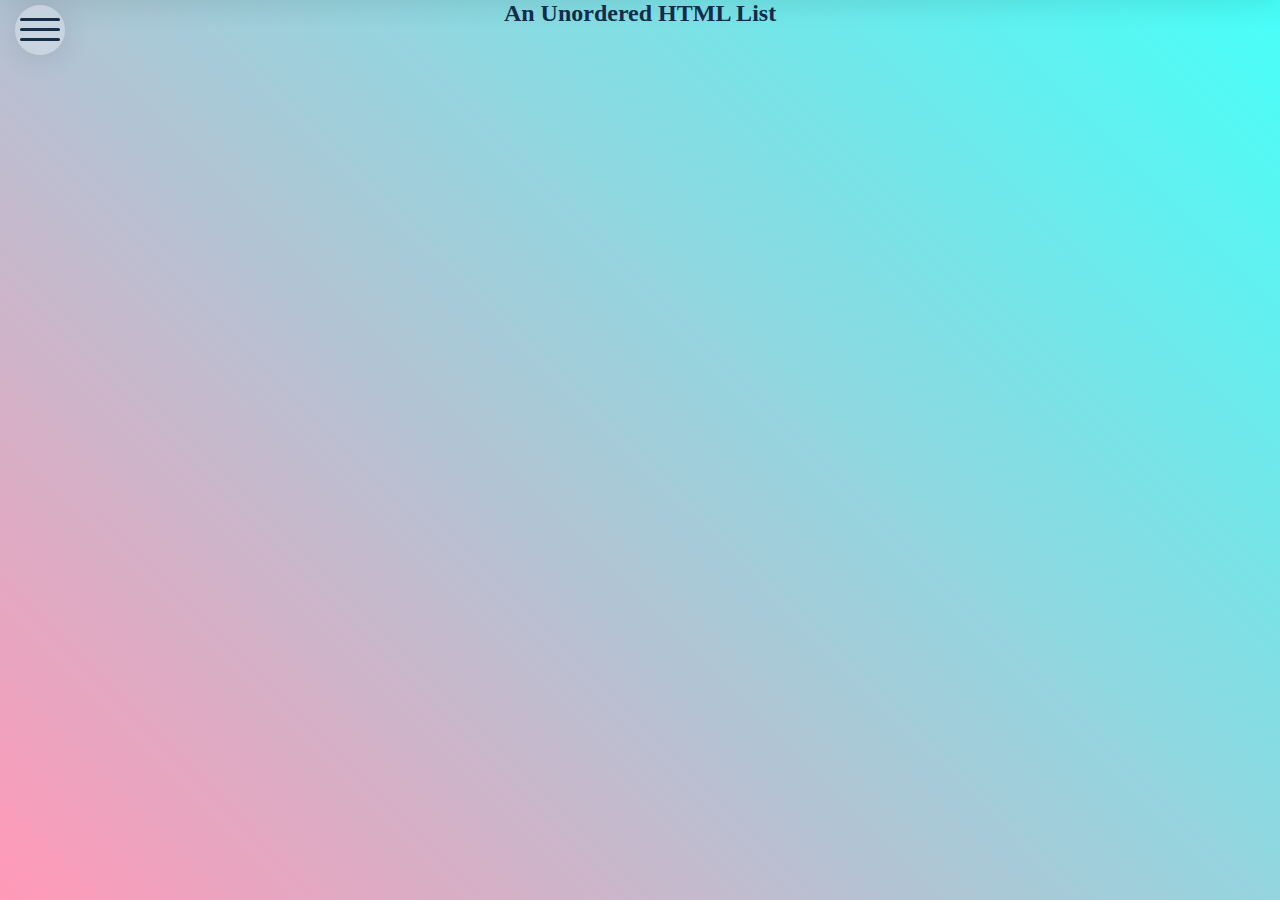
<file: index/index.html>
<!DOCTYPE html>
<html lang="en">
<head>
    <meta charset="UTF-8">
    <link rel="stylesheet" href="styles.css">
    <title>My Magic Page</title>
</head>
<body>
    <nav class="navigation">
        <input type="checkbox" id="navigationCheckbox">
        <span id="burger"></span>
        <h2>An Unordered HTML List</h2>

        <ul class="nav-menu">
            <li>Coffe</li>
            <li>Tea</li>
            <li>Milk</li>
            <li>Eggs</li>
            <li>Meat</li>
        </ul>
    </nav>
</body>
</html>
</file>
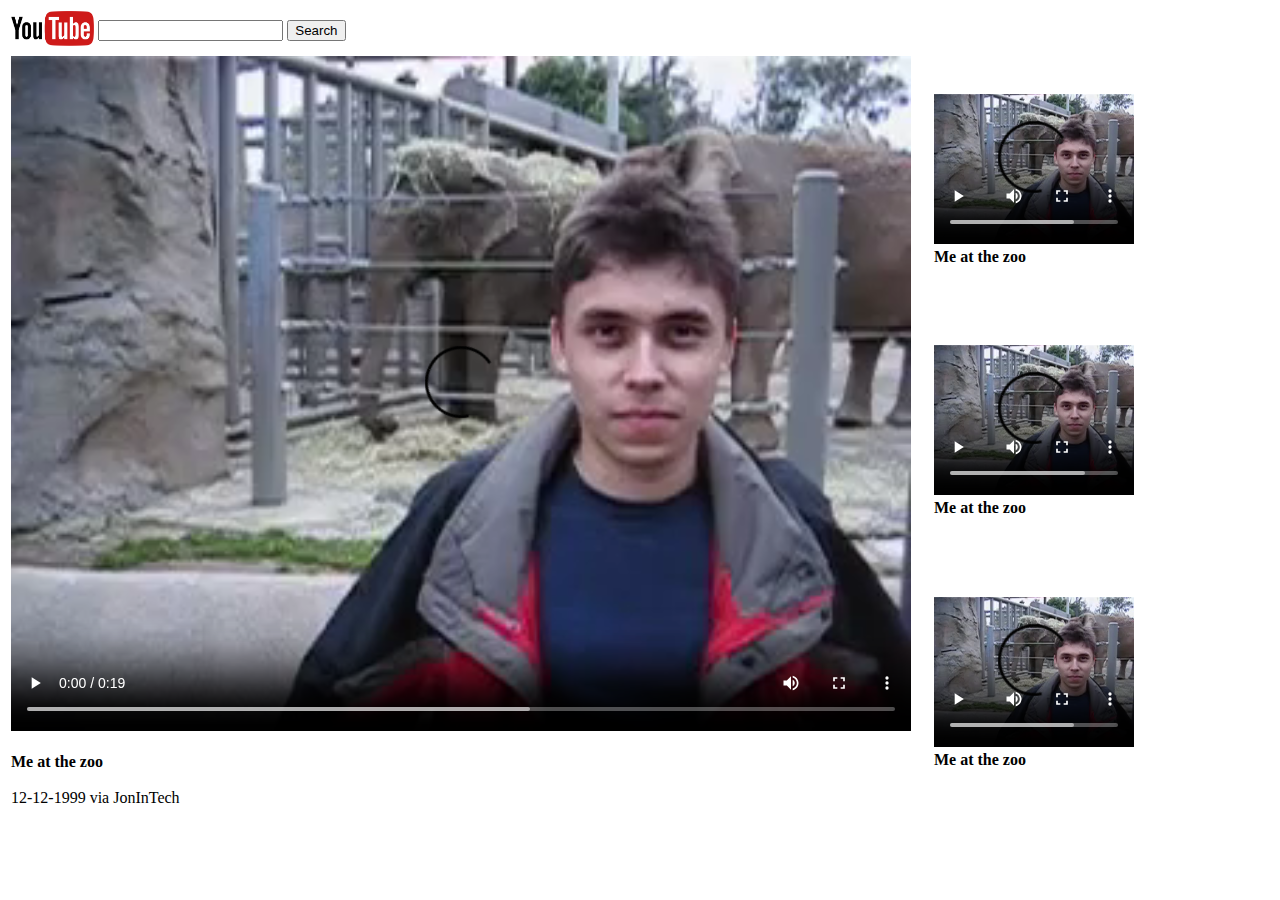
<file: starting-files/index.html>
<!--
  This is a starting index.html for your youtube clone, take the time necessary to follow the steps described in your Readme file or in the platform.
  Good luck !
-->
<!DOCTYPE html>
<html lang="en">

<head>
  <meta charset="UTF-8">
  <meta name="viewport" content="width=device-width, initial-scale=1.0">
  <title>My 99 youtube clone</title>
</head>
<body>
  <table>
    <tr>
      <td>
        <img src="Logo_of_YouTube_(2015-2017).svg.png" style="height:35px">
      </td>
      <td>
        <input type="text">
        <button>Search</button>
      </td>
    </tr>
  </table>
  <!------------------------------------------------------------------>
  <table>
    <tr>
      <td rowspan="3">
        <video src="me-at-the-zoo.mp4" width="900" controls></video>
        <br><br>
        <strong> Me at the zoo</strong>
        <br><br>
        12-12-1999 via JonInTech
      </td>
      <td style="padding: 20px;">
        <video src="me-at-the-zoo.mp4" width="200" controls></video><br>
        <strong> Me at the zoo</strong><br>
      </td>

    </tr>
    <tr>
      <td style="padding: 20px;">
        <video src="me-at-the-zoo.mp4" width="200" controls></video>
        <br>
        <strong> Me at the zoo</strong>
        <br>
      </td>
    </tr>
    <tr>
      <td style="padding: 20px;">
        <video src="me-at-the-zoo.mp4" width="200" controls></video>
        <br>
        <strong> Me at the zoo</strong>
        <br>
      </td>
    </tr>
  </table>
</body>
</html>
</file>
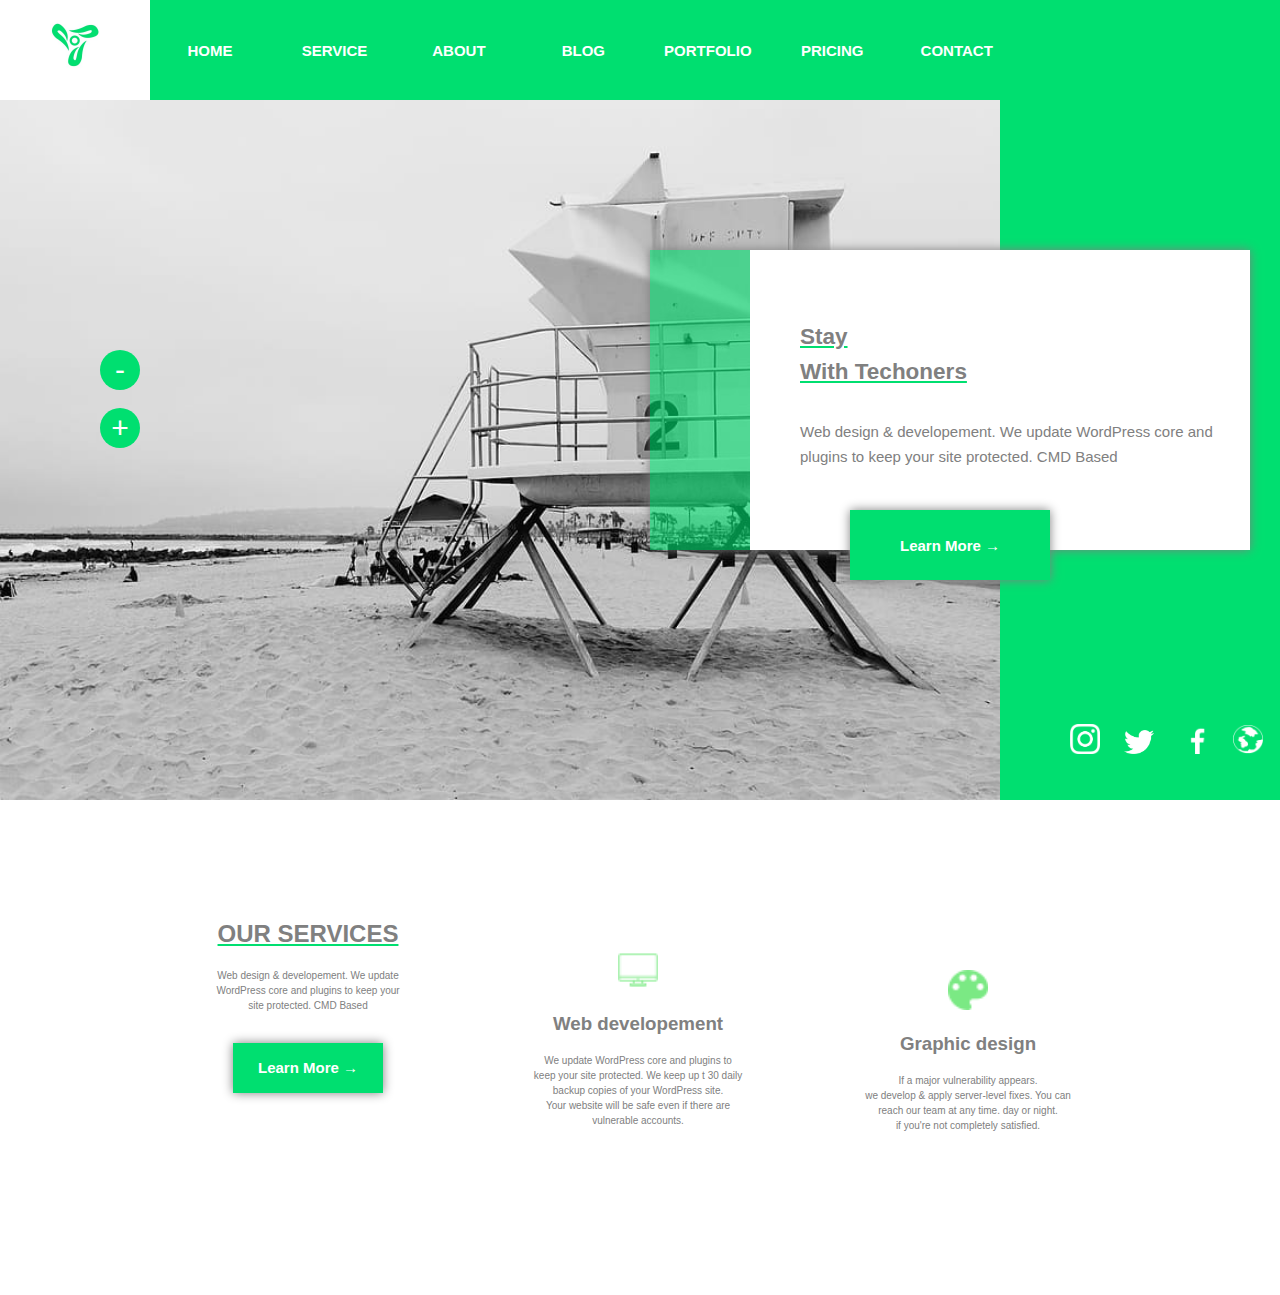
<file: CSS Positions/CSS Position.html>
<!DOCTYPE html>
<html lang="en">

<head>
    <meta charset="UTF-8">
    <meta name="viewport" content="width=device-width, initial-scale=1.0">
    <title>EL Habachi Mohammed</title>
    <link rel="stylesheet" href="CSS Position.css">
</head>

<body>
    <div id="d0">
        <div id="d01">
            <img id="pic0" src="logo.jpg">
        </div>
        <div id="d02">
            <button class="bnav">HOME</button>
            <button class="bnav">SERVICE</button>
            <button class="bnav">ABOUT</button>
            <button class="bnav">BLOG</button>
            <button class="bnav">PORTFOLIO</button>
            <button class="bnav">PRICING</button>
            <button class="bnav">CONTACT</button>
        </div>
    </div>
    <div id="d1">
        <div id="d10">
            <button class="b00">-</button><br>
            <button class="b00">+</button>
        </div>
        <div id="d11">
            <div id="d110">

            </div>
            <div id="d111">
                <h2 id="h10">Stay <br> With Techoners</h2>
                <p id="p1">
                    Web design & developement. We update WordPress core and plugins to keep your site protected. CMD
                    Based
                </p>
            </div>
        </div>
        <button id="b0">Learn More →</button>
        <div id="icon0">
            <button class="Bicons"><img class="icons" src="ig.png" title="Instagram"></button>
            <button class="Bicons"><img class="icons" src="twi.png" title="Twitter"></button>
            <button class="Bicons"><img class="icons" src="fb.png" title="Facebook"></button>
            <button class="Bicons"><img class="icons" src="earth.png" title="???"></button>
        </div>
    </div>
    <div id="d2">
        <div id="d21">
            <h2 id="h21">OUR SERVICES</h2>
            <p class="p21">Web design & developement. We update <br> 
                WordPress core and plugins to keep your <br> 
                site protected. CMD Based</p>
            <button id="b1">Learn More →</button>

        </div>
        <div id="d22">
            <img id="monitor" src="monitor.png">
            <h3 class="h22"> Web developement</h3>
            <p class="p21">We update WordPress core and plugins to <br> keep
                your site protected. We keep up t 30 daily <br>
                backup copies of your WordPress site. <br>
                Your website will be safe even if there are <br> vulnerable accounts.
            </p>
        </div>
        <div id="d23">
            <img id="palette" src="palette.png" alt="">
            <h3 class="h22">Graphic design</h3>
            <p class="p21">
                If a major vulnerability appears. <br>
                we develop & apply server-level fixes. You can <br>
                reach our team at any time. day or night. <br>
                if you're not completely satisfied.
            </p>
        </div>
    </div>
    <br><br><br><br><br><br><br><br><br><br>
</body>

</html>
</file>
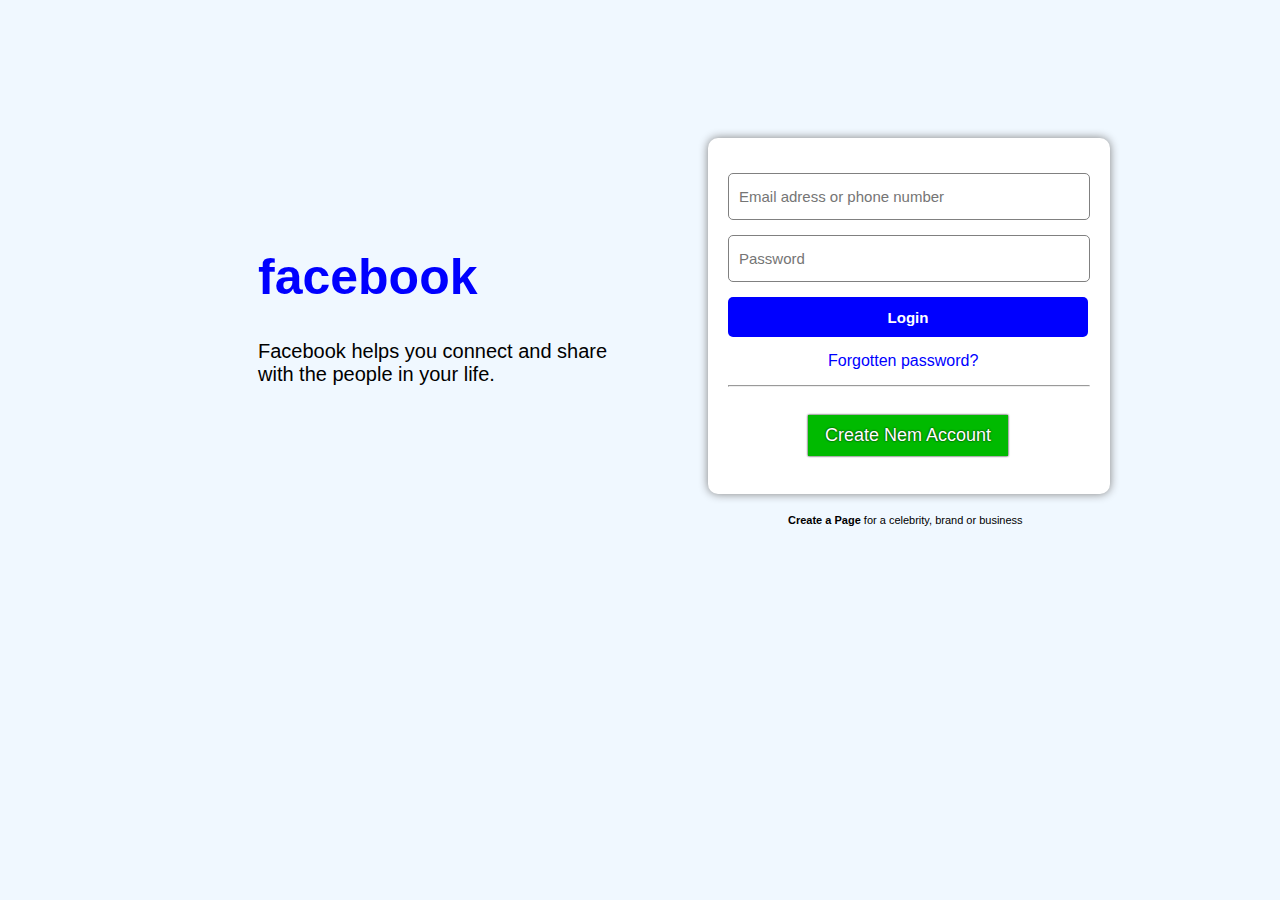
<file: Facebook login page/Facebook.html>
<!DOCTYPE html>
<html lang="en">

<head>
    <meta charset="UTF-8">
    <meta name="viewport" content="width=device-width, initial-scale=1.0">
    <title>Document</title>
    <link rel="stylesheet" href="Facebook.css">
</head>

<body>
    <div id="d0">
        <div id="d01">
            <h1>facebook</h1>
            <p id="p0">Facebook helps you connect and share with the people in your life.</p>
        </div>
        <div id="d02">
            <div id="d021">
                <input type="text" class="i0" placeholder="Email adress or phone number"><br>
                <input type="password" class="i0" placeholder="Password"><br>
                <button class="i0" id="b0">Login</button><br>
                <a href="" id="forget">Forgotten password?</a>
                <br>
                <hr>
                <button id="b1">Create Nem Account</button>
                <br><br>
            </div id="d022">
            <p id="p1"><strong>Create a Page</strong> for a celebrity, brand or business</p>
        </div>
    </div>
</body>

</html>
</file>
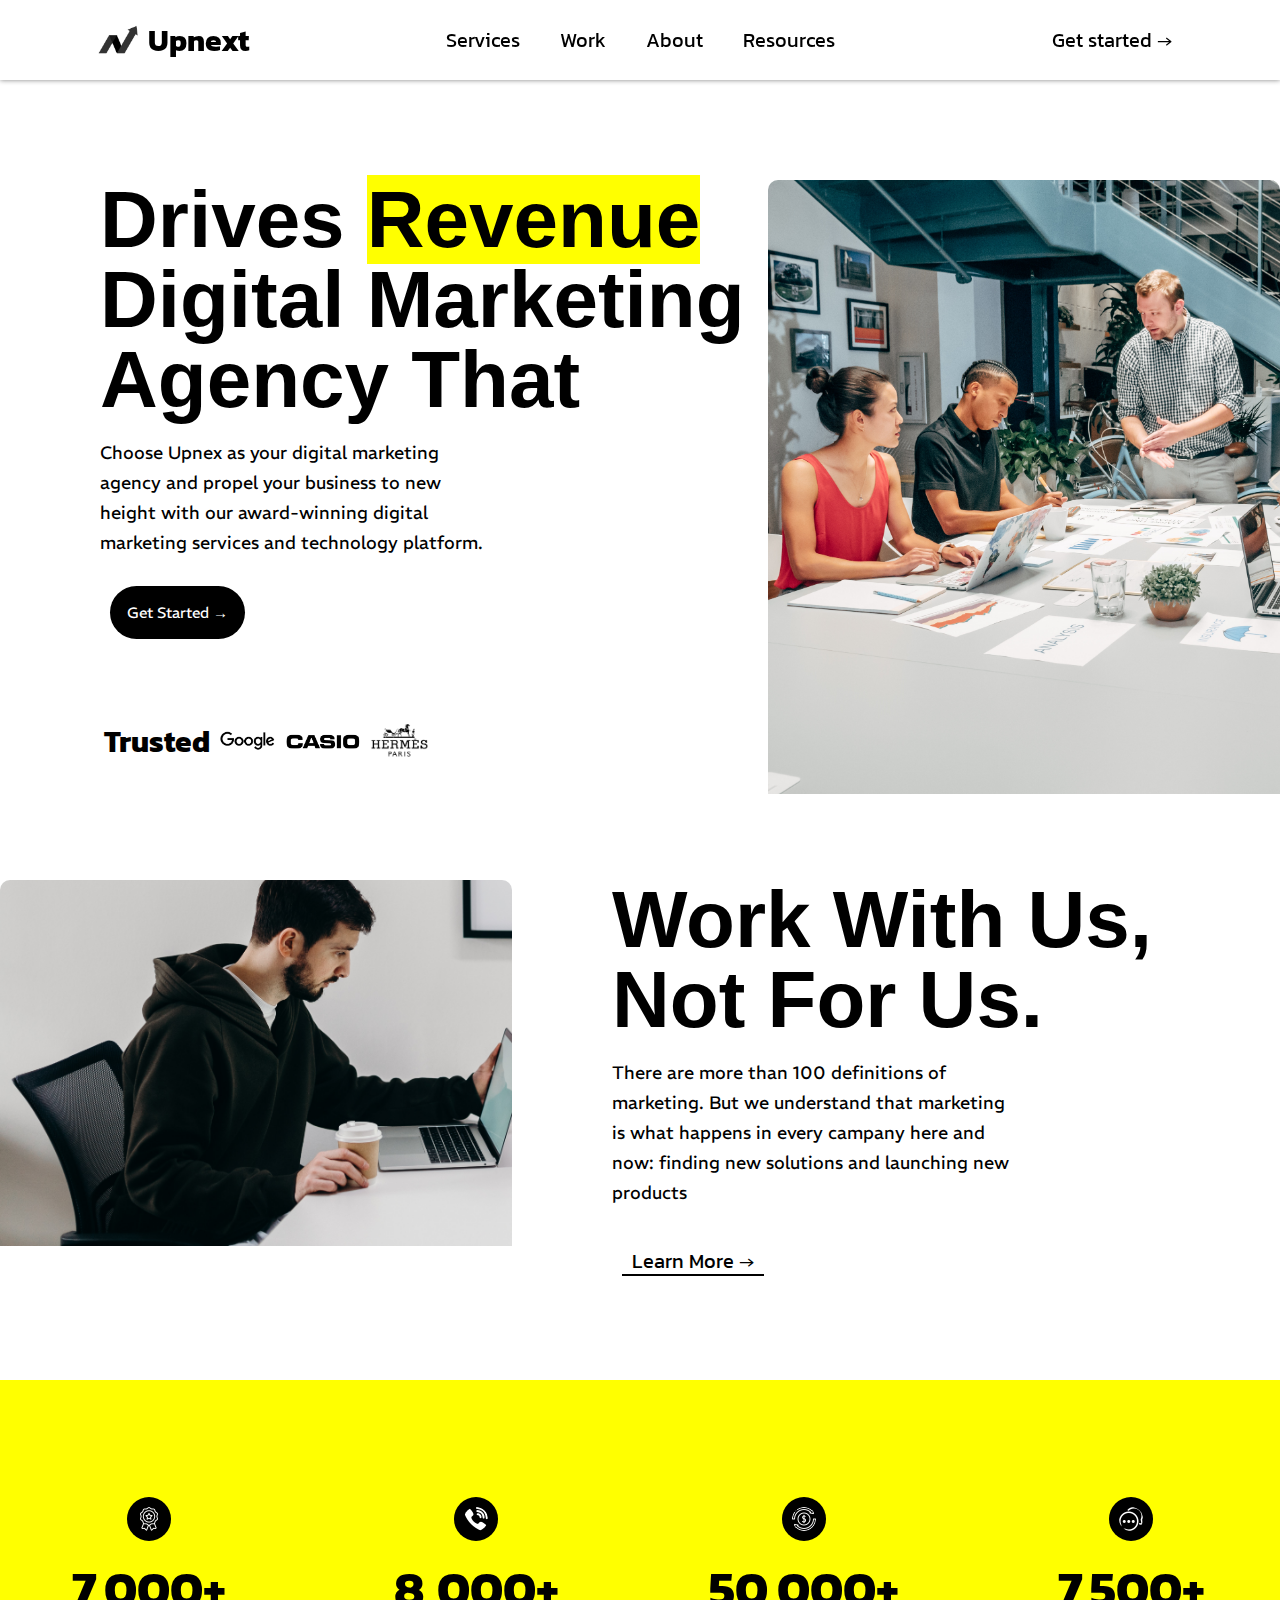
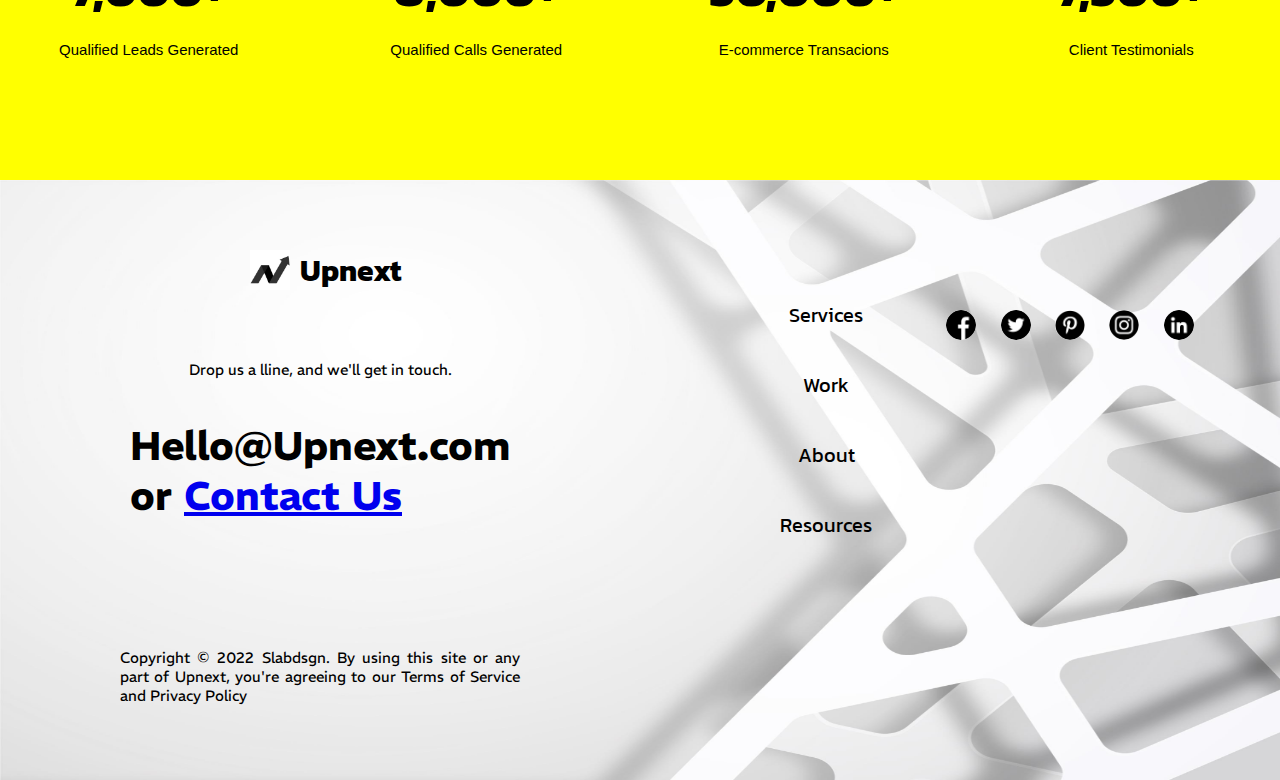
<file: Responsive design/Responsive.html>
<!DOCTYPE html>
<html lang="en">

<head>
    <meta charset="UTF-8">
    <meta name="viewport" content="width=device-width, initial-scale=1.0">
    <title>El Habachi Mohammed</title>
    <link rel="stylesheet" href="Responsive.css">
</head>

<body> 
    <nav id="navbar">
        <div class="nav-1">
            <img id="logo" src="Images/logo.jpg">
            <h6>Upnext</h6>
        </div>
        <div class="nav-1">
            <button class="nav-buttons">Services</button>
            <button class="nav-buttons">Work</button>
            <button class="nav-buttons">About</button>
            <button class="nav-buttons">Resources</button>
        </div>
        <div class="nav-1">
            <button class="nav-buttons">Get started →</button>
        </div>

    </nav>
    <section id="content-1">
        <div id="content-1-part1">
            <h1 class="h10">Drives <span id="revenue">Revenue</span></h1>
            <h1 class="h10">Digital Marketing</h1>
            <h1 class="h10">Agency That</h1>
            <p class="p1">Choose Upnex as your digital marketing agency and propel your
                business to new height with our award-winning digital
                marketing services and technology platform.
            </p>
            <button class="nav-buttons">Get Started →</button>
            <div id="trusted-div">
                <h6>Trusted</h6>
                <img class="trusted" src="Images/google.png">
                <img class="trusted" id="casio" src="Images/casio.png">
                <img class="trusted" id="hermes" src="Images/hermes.png">
            </div>
        </div>
        <div id="content-1-part2">
        </div>
    </section>
    <section id="content-2">
        <div id="content-2-part1">
        </div>
        <div id="content-2-part2">
            <h1 class="h10">Work With Us,</h1>
            <h1 class="h10">Not For Us.</h1>
            <p class="p1">There are more than 100 definitions of marketing.
                But we understand that marketing is what
                happens in every campany here and now: finding
                new solutions and launching new products
            </p>
            <button id="button-type2">Learn More →</button>
        </div>
    </section>
    <section id="content-3">
        <div class="content3-divs">
            <img class="content3-icons" src="Images/badge.png">
            <h1 class="h13">7,000+</h1>
            <p class="p3">Qualified Leads Generated</p>
        </div>
        <div class="content3-divs">

            <img class="content3-icons" src="Images/viber.png">
            <h1 class="h13">8,000+</h1>
            <p class="p3">Qualified Calls Generated</p>
        </div>
        <div class="content3-divs">
            <img class="content3-icons" src="Images/money (1).png">
            <h1 class="h13">50,000+</h1>
            <p class="p3">E-commerce Transacions</p>
        </div>
        <div class="content3-divs">
            <img class="content3-icons" src="Images/communication (1).png">
            <h1 class="h13">7,500+</h1>
            <p class="p3">Client Testimonials</p>
        </div>
    </section>
    <footer id="footer">
        <div class="footer-part1">
            <div class="nav-1">
                <img id="logo" src="Images/logo.jpg">
                <h6>Upnext</h6>
            </div>
            <p id="pf">Drop us a lline, and we'll get in touch.</p>
            <h1 class="hf">Hello@Upnext.com <br> or <a href="#">Contact Us</a></h1>
            <p id="copyright">
                Copyright © 2022 Slabdsgn. By using this site or any part of Upnext, 
                you're agreeing to our Terms of Service and Privacy Policy 
            </p>
        </div>
        <div id="footer-part2">
            <div id="footer-buttons">
                <button class="footer-button">Services</button>
                <button class="footer-button">Work</button>
                <button class="footer-button">About</button>
                <button class="footer-button">Resources</button>
            </div>
            <div id="footer-icons">
                <img class="footer-icon" title="Facebook.com" src="Images/facebook.png">
                <img class="footer-icon" title="Twitter.com" src="Images/twitter.png">
                <img class="footer-icon" title="Pinterest.com" src="Images/pinterest.png">
                <img class="footer-icon" title="Instagram.com" src="Images/instagram.png">
                <img class="footer-icon" title="Linkedin.com" src="Images/linkedin (1).png">
            </div>
        </div>
    </footer>
</body>

</html>
</file>
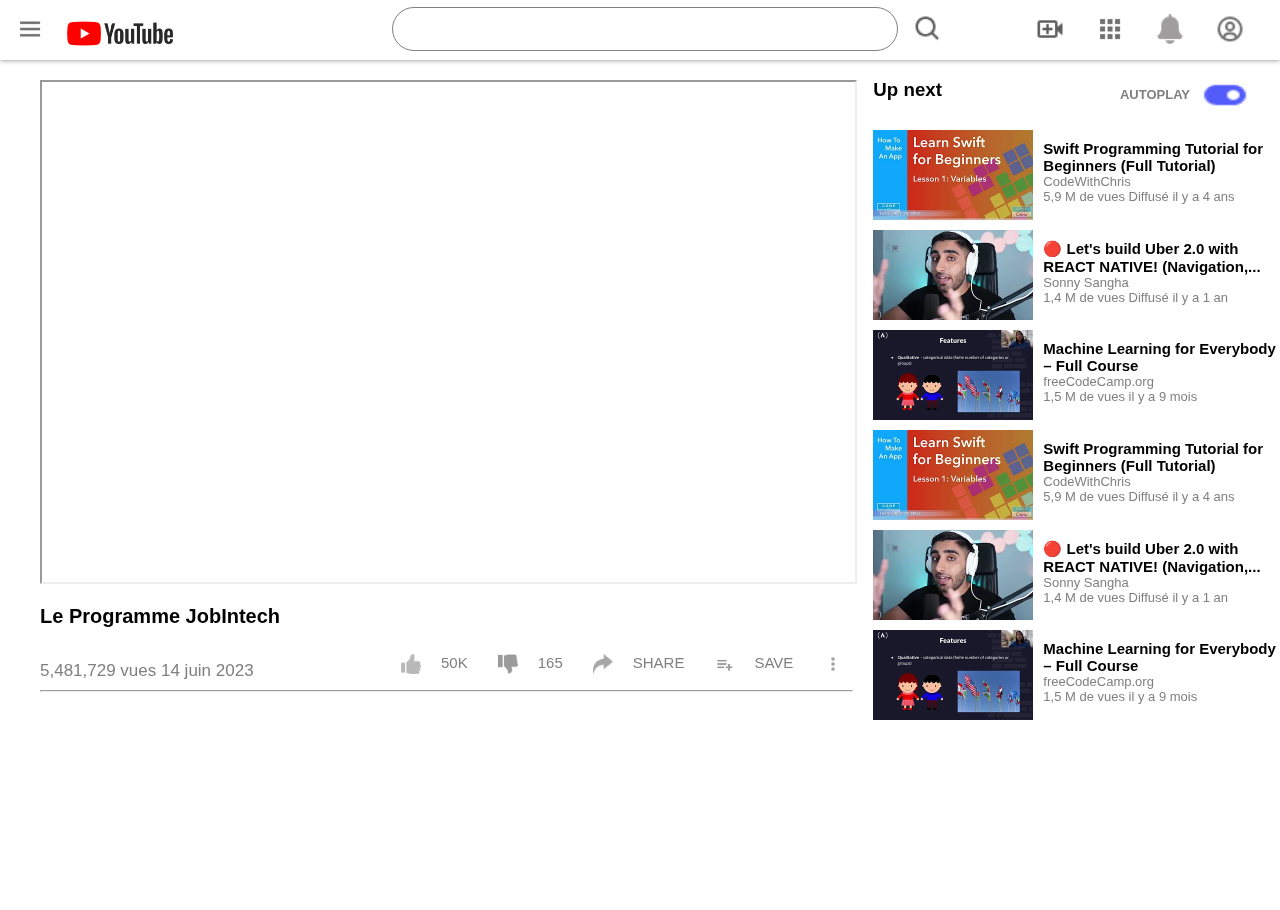
<file: Youtube/Youtube v2.html>
<!DOCTYPE html>
<html lang="en">

<head>
    <meta charset="UTF-8">
    <meta name="viewport" content="width=device-width, initial-scale=1.0">
    <title>EL HABACHI Mohammed</title>
    <link rel="stylesheet" href="Youtube v2.css">
</head>

<body>
    <nav>
        <div id="nav01">
            <button id="menu-btn"><img id="menu-icon" src="icons/menu-regular-24.png"></button>
            <a href="https://www.youtube.com/"><img id="logo-ytb" src="icons/youtube-logo-png-46020.png"></a>
        </div>
        <div id="nav02">
            <input type="text" id="search">
            <button id="search-btn"><img id="search-icon" src="icons/search-regular-24.png"></button>
        </div>
        <div id="nav03">
            <button id="plus-btn"><img id="plus-icon" src="icons/video-plus-regular-24 (2).png"></button>
            <button id="grid-btn"><img id="grid-icon" src="icons/grid-solid-24 (1).png"></button>
            <button id="bell-btn"><img id="bell-icon" src="icons/bell.png"></button>
            <button id="user-btn"><img id="user-icon" src="icons/user-circle-regular-24.png"></button>
        </div>
    </nav>
    <div id="content">
        <div id="side01">
            <iframe id="main-vd" width="100%" height="500px" src="https://www.youtube.com/embed/SpB2hL6lKkE"></iframe>
            <div id="main-disc">
                <div id="disc-part">
                    <h2 id="main-title">Le Programme JobIntech</h2>
                    <div id="stats-bar">
                    <p id="stats">5,481,729 vues  14 juin 2023</p>
                    <div id="btn-list">
                        <button class="icons-btn"><img class="icon-disc" src="icons/like.png"> <span class="sp0"> 50K</span></button>
                        <button class="icons-btn"><img class="icon-disc" src="icons/dislike.png"> <span class="sp0"> 165</span></button>
                        <button class="icons-btn"><img class="icon-disc" src="icons/share.png"> <span class="sp0"> SHARE</span></button>
                        <button class="icons-btn"><img class="icon-disc" src="icons/list-plus-regular-24 (1).png"> <span class="sp0"> SAVE</span></button>
                        <button class="icons-btn"><img class="icon-disc" src="icons/dots-vertical-rounded-regular-24.png"></button>
                    </div>
                   
                </div> <hr id="hr00">
                </div>
            </div>
        </div>
        <div id="side02">
            <div id="bar">
                <h3 id="h30">Up next</h3>
                <div id="bar02">
                    <h4>AUTOPLAY</h4><img id="toggle-icon" src="icons/toggle-right-solid-24.png" alt="">
                </div>
            </div>
            <div class="side020" id="d11">
                <img class="secondary-vd" src="icons/vd1.webp">
                <div class="sec-disc">
                    <h3 class="h33">Swift Programming Tutorial for Beginners (Full Tutorial)</h3>
                    <p class="p02">
                        CodeWithChris <br>
                        5,9 M de vues Diffusé il y a 4 ans</p>
                </div>
            </div>
            <div class="side020" id="d12">
                <img class="secondary-vd" src="icons/mqdefault_6s.webp">
                <div class="sec-disc">
                    <h3 class="h33">🔴 Let's build Uber 2.0 with REACT NATIVE! (Navigation,...</h3>
                    <p class="p02">

                        Sonny Sangha <br>
                        1,4 M de vues Diffusé il y a 1 an</p>
                </div>
            </div>
            <div class="side020" id="d13"><img class="secondary-vd" src="icons/vd3.webp">
                <div  class="sec-disc">
                    <h3 class="h33">Machine Learning for Everybody – Full Course</h3>
                    <p class="p02">
                        freeCodeCamp.org <br>
                        1,5 M de vues il y a 9 mois
                </div>
            </div>
            <div class="side020" id="d11">
                <img class="secondary-vd" src="icons/vd1.webp">
                <div class="sec-disc">
                    <h3 class="h33">Swift Programming Tutorial for Beginners (Full Tutorial)</h3>
                    <p class="p02">
                        CodeWithChris <br>
                        5,9 M de vues Diffusé il y a 4 ans</p>
                </div>
            </div>
            <div class="side020" id="d12">
                <img class="secondary-vd" src="icons/mqdefault_6s.webp">
                <div class="sec-disc">
                    <h3 class="h33">🔴 Let's build Uber 2.0 with REACT NATIVE! (Navigation,...</h3>
                    <p class="p02">

                        Sonny Sangha <br>
                        1,4 M de vues Diffusé il y a 1 an</p>
                </div>
            </div>
            <div class="side020" id="d13"><img class="secondary-vd" src="icons/vd3.webp">
                <div  class="sec-disc">
                    <h3 class="h33">Machine Learning for Everybody – Full Course</h3>
                    <p class="p02">
                        freeCodeCamp.org <br>
                        1,5 M de vues il y a 9 mois
                </div>
            </div>
        </div>
    </div>




<br><br><br><br><br><br><br><br><br><br>
</body>

</html>
</file>
<file: index/styles.css>
* {
	margin: 0;
	padding: 0;
	box-sizing: border-box;
}
html {
	scroll-behavior: smooth;
}
li {
	list-style-type: none;
}

body{
	background: linear-gradient(45deg, #FF99B8, #47FFF9) fixed;
	text-align:center;
	color: #152E4C;
}
section {
	margin: 20vh 15vw;
	padding: 50px;
	background: rgba(255, 255, 255, 0.2);
	border-radius: 16px;
	box-shadow: 0 4px 30px rgba(0, 0, 0, 0.1);
	backdrop-filter: blur(5px);
	-webkit-backdrop-filter: blur(5px);
	border: 1px solid rgba(255, 255, 255, 0.3);
}
h1{
	margin-bottom: 50px;
}

.navigation input {
	opacity: 0;
	cursor: pointer;
	position: fixed;
	top: 10px;
	left: 20px;
	z-index: 3;
	width: 40px;
	height: 40px;
}

.navigation::before {
	position: fixed;
	top: 5px;
	left: 15px;
	content: '';
	width: 50px;
	height: 50px;
	border-radius: 50%;
	background: rgba(255, 255, 255, 0.3);
	box-shadow: 0 4px 30px rgba(0, 0, 0, 0.1);
	backdrop-filter: blur(19.4px);
	-webkit-backdrop-filter: blur(19.4px);
	z-index: 2;
}

#burger {
	position: fixed;
	z-index: 2;
	top: 28px;
	left: 20px;
	height: 3px;
	width: 40px;
	border-radius: 4px;
	background-color: #152E4C;
	transition: 0.3s;
}

#burger::after,
#burger::before {
	position: absolute;
	content: '';
	right: 0;
	height: 3px;
	width: 40px;
	border-radius: 4px;
	background-color: #152E4C;
	transition: 0.3s;
}

#burger::after {
	top: 10px;
}

#burger::before {
	bottom: 10px;
}

.navigation input:checked~#burger {
	transform: rotate(90deg);
	left: 25px;
	width: 30px;
}

.navigation input:checked~#burger::after {
	transform: translate(-12px, -4px) rotate(45deg);
	width: 20px;
}

.navigation input:checked~#burger::before {
	transform: translate(-12px, 4px) rotate(-45deg);
	width: 20px;
}


.navigation .nav-menu {
	position: fixed;
	top: 0;
	z-index: 1;
	width: 100vw;
	height: 60px;

	background: rgba(255, 255, 255, 0.34);
	box-shadow: 0 4px 30px rgba(0, 0, 0, 0.1);
	backdrop-filter: blur(19.4px);
	-webkit-backdrop-filter: blur(19.4px);

	display: flex;
	justify-content: space-evenly;
	align-items: center;
	transform: translateY(-100%);
	transition: 0.3s;
}

.navigation .nav-menu a {
	position: relative;
	text-decoration: none;
	text-transform: uppercase;
	color: #152E4C;
}

.navigation .nav-menu a::before {
	content: '';
	position: absolute;
	bottom: 0;
	right: 50%;
	width: 0px;
	height: 1px;
	background-color: #152e4cb7;
	transition: 0.3s;
}

.navigation .nav-menu a:hover::before {
	width: 100%;
	right: 0;
}

.navigation input:checked~.nav-menu {
	transform: none;
}


@media screen and (max-width: 767px) {

	.navigation::before {
		left: 5px;
	}

	.navigation input {
		left: 10px;
	}

	#burger {
		left: 10px;
	}

	.navigation input:checked~#burger {
		transform: none;
		left: 17px;
	}

	.navigation .nav-menu {
		transform: translateX(-100%);
		width: 300px;
		height: 400px;
		padding: 30px;
		border-bottom-right-radius: 100px;
		display: flex;
		flex-direction: column;

		background: rgba(255, 255, 255, 0.34);
		box-shadow: 0 4px 30px rgba(0, 0, 0, 0.1);
		backdrop-filter: blur(19.4px);
		-webkit-backdrop-filter: blur(19.4px);
	}
}
</file>
<file: CSS Positions/CSS Position.css>
body {
    font-family: Arial, Helvetica, sans-serif;
    margin: 0px;
    background-color: white;
}

#d02 {
    color: white;
    width: 1000px;
}

#d0 {
    position: fixed;
    display: inline-flex;
    background-color: #00df70;
    width: 100%;
    z-index: 1;
    top: 0;
}

#pic0 {
    width:50px;
    margin: 20px;
}

.bnav{
    background-color: #00df70;
    height: 100%;
    border: none;
    color: white;
    font-size: 15px;
    font-weight: bold;
    width: 120px;
}
.bnav:hover{
    background-color: #79ffbc;
    cursor: pointer;
}

#d01 {
    width: 150px;
    height: 100px;
    text-align: center;
    background-color: white;
    border: none;
}

#d1 {
    margin-top: 100px;
    width: 100%;
    height: 700px;
    background-image: url(foto.jpg);
    background-repeat: no-repeat;
    background-size: 1000px 700px;
    background-color: #00df70;
}
#d11 {
    width: 600px;
    margin-top: 150px;
    margin-left: 650px;
    display: inline-flex;
    box-shadow: 0px 0px 10px grey;
    background-color: rgba(0, 223, 112, .6);
}
#h10 {
    max-width: fit-content;
    position: relative;
    margin-left: 50px;
    top: 50px;
    line-height: 35px;
    color: gray;
    text-decoration: underline;
    text-decoration-color: #00df70;
}

#p1 {
    width: 450px;
    color: gray;
    margin-left: 50px;
    margin-top: 80px;
    line-height: 25px;
}



#d111 {
    margin-left: 100px;
    width: 500px;
    background-color: white;
    height: 300px;
    font-size: 15px;
    opacity: 1;
}

#b0 {
    background-color: #00df70;
    width: 200px;
    height: 70px;
    border: none;
    box-shadow: 0px 0px 10px grey;
    position: absolute;
    top: 510px;
    left: 850px;
    color: white;
    font-size: 15px;
    font-weight: bold;
}
#b0:hover{
    background-color: #79ffbc;
    cursor: pointer;
}
.icons {
    width: 30px;
    cursor: pointer;
}
#icon0 {
    width: 300px;
    margin-left: 1050px;
    margin-top: 170px;
}

.Bicons {
    max-width: fit-content;
    background-color: #00df70;
    border: none;
    padding: 0px;
    margin-left: 20px;
}

#d2 {
    display: inline-flex;
    margin-top: 100px;
    max-width: fit-content;
    margin-left: 10%;
}

#d21 {
    width: 300px;
    margin-left: 30px;
    text-align: center;
}

#d22 {
    margin-top: 50px;
    width: 300px;
    margin-left: 30px;
    text-align: center;
}

#d23 {
    margin-top: 70px;
    width: 300px;
    margin-left: 30px;
    text-align: center;

}

.p21 {
    font-size: 10px;
    width: 250px;
    text-align: center;
    color: grey;
    line-height: 15px;
    margin: auto;
}

.h22 {
    color: gray;
    text-align: center;
}

#h21 {
    text-align: center;
    color: gray;
    text-decoration: underline;
    text-decoration-color: #00df70;
}


#monitor{
    width: 40px;
}
#palette{
    width: 40px;
}
#b1{
    background-color: #00df70;
    width: 150px;
    height: 50px;
    border: none;
    box-shadow: 0px 0px 10px grey;
    color: white;
    font-size: 15px;
    font-weight: bold;
    margin-top: 30px;
}
#b1:hover{
    background-color: #79ffbc;
    cursor: pointer;
}

.b00{
    background-color: #00df70;
    border: none;
    width: 40px;
    height: 40px;
    border-radius: 50px;
    font-size: 30px;
    color: white;
    padding:5px;display: block;
    line-height: 30px;
}
#d10{
    position: absolute;
    margin-top: 250px;
    margin-left: 100px;
}
.b00:hover{
    background-color: #79ffbc;
    cursor: pointer;
}
</file>
<file: Facebook login page/Facebook.css>
body{
    background-color: aliceblue;
    font-family: Arial, Helvetica, sans-serif
}
#d0{
    display: inline-flex;
    width: 80%;
    margin-left: 250px;
    margin-top: 130px;
}
#d01{
    width: 450px;
    margin-top: 50px;
}
#d021{
    width: auto;
    height: auto;
    background-color: white;
    box-shadow: 0px 0px 10px grey;
    border-radius: 10px;
    padding: 20px;
}
h1{
    margin-top: 60px;
    font-size: 50px;
    color: blue;
}
#p0{
    width: 350px;
    font-size: 20px;
}
.i0{
    width: 340px;
    height: 25px;
    margin-top: 15px;
    border-radius: 5px;
    border: 1px solid grey;
    font-size: 15px;
    padding: 10px;
}
#b0{
    width: 360px;
    background-color: blue;
    color: white;
    font-weight: bold;
    border: none;
    height: 40px;
    cursor: pointer;
}
#forget{
    display: inline-block;
    margin-left: 100px;
    margin-top: 15px;
    text-decoration: none;
    color: blue;
}
#b1{
    margin-left: 80px;
    margin-top: 20px;
    background-color: rgb(0, 186, 0);
    border: none;
    width: 200px;
    padding: 10px;
    box-shadow: 0px 0px 2px black;
    font-size: 18px;
    color: white;
    text-shadow: 0px 0px 2px black;
    cursor: pointer;
}
hr{
    margin-top: 15px;
}
#p1{
    margin-top: 20px;
    margin-left: 80px;
    font-size: 11px;
}
h2{
    margin: 200px;
}
#d2{
    display: inline-flex;
}
#d21{
    width: 100px;
    background-color: black;
    margin-top: 1000px;
}
</file>
<file: Responsive design/Responsive.css>
@import url('https://fonts.googleapis.com/css2?family=Kanit:ital,wght@0,600;1,600&family=REM&family=Victor+Mono:wght@700&display=swap');body {
    margin: 0;
    font-family: Arial, Helvetica, sans-serif;
}

#navbar {
    width: 100%;
    height: 80px;
    display: flex;
    background-color: white;
    justify-content: space-around;
    box-shadow: 0px 0px 5px grey;
    position: fixed;
    z-index: 1;
    top: 0;
}

#logo {
    width: 40px;
    height: 40px;
    margin: 10px;
}

.nav-1 {
    display: flex;
    height: 80px;
    align-items: center;
}
h6{
    font-size: 30px;
    font-family: 'Kanit', sans-serif;
}

.nav-buttons{
    padding: 10px;
    margin: 10px;
    background-color: white;
    border: none;
    font-family: 'Kanit', sans-serif;
    font-size: 20px;
    border-radius: 100px;
    transition-duration: 0.5s;
}
.nav-buttons:hover{
    font-size: 30px;
}
#content-1{
    width: 100%;
    height: 500px;
    display: grid;
    grid-template-columns: 60% 40% ;
    margin-top: 80px;
    padding-top: 100px;
}
#content-1-part1{
    padding-left: 100px;
}
.h10{
    margin: 0;
    font-size: 80px;
    font-family: Arial, Helvetica, sans-serif;
    line-height: 80px;
}
.p1{
    width: 60%;
    line-height: 30px;
    font-size: 18px;
    font-family: 'REM', sans-serif;
}
#content-1-part1 .nav-buttons{
    color: white;
    background-color: black;
    font-size: 15px;
    font-family: 'REM', sans-serif;
    padding: 17px;
}
#trusted-div{
    display: flex;
    font-family: 'REM', sans-serif;
    font-size: 25px;
    align-items: center;
    justify-content: space-around;
    width: 50%;
}
.trusted{
    width: auto;
    height: 20px;
}
#hermes{
    height: 35px;
}
#casio{
    height: 15px;
}
#content-1-part2{
    width: 100%;
    height: 100%;
    background-image: url(Images/marketing.jpg);
    background-repeat: no-repeat;
    background-size: 160% auto;
    background-position: 0px 0px;
    border-radius: 10px;
}
#revenue{
    background-color: yellow;
    padding: 0px;
}
#content-2{
    margin-top: 200px;
    width: 100%;
    height: 400px;
    display: grid;
    grid-template-columns: 40% 60% ;
}
#content-2-part1{
    width: 100%;
    height: 100%;
    background-image: url(Images/work.jpg);
    background-repeat: no-repeat;
    background-size: 180% auto;
    background-position: -0px -250px;
    border-radius: 10px;
}
#content-2-part2{
    padding-left: 100px;
}
#button-type2{
    padding: 10px;
    margin: 10px;
    background-color: white;
    border: none;
    font-family: 'Kanit', sans-serif;
    font-size: 20px;
    border-radius: 100px;
    position: relative;
}
#button-type2::after{
    content: "";
    position: absolute;
    bottom: 10px;
    height: 2px;
    width: 100%;
    left: 0;
    background-color: black;
}
button:hover{
    cursor: pointer;
}
#content-3{
    margin-top: 100px;
    width: 100%;
    height: 400px;
    display: grid;
    background-color: yellow;
    grid-template-columns: repeat(4,1fr);
    justify-content: space-around;
    grid-gap: 30px;
    padding: 0px;
}
.content3-divs{
    display: flex;
    flex-direction: column;
    justify-content: center;
    align-items: center;
}
.content3-icons{
    background-color: black;
    max-width: 30px;
    height: 25px;
    height: auto;
    padding: 10px;
    border-radius: 100px;
}
.h13{
    font-size: 50px;
    margin: 10px;
    font-family: 'Kanit', sans-serif;
}
.p3{
    font-size: 15px;
    margin: 5px;
    font-family: Arial, Helvetica, sans-serif;
}
#footer{
    height: 600px;
    background-color: teal;
    background-image: url(Images/footer.jpg);
    background-size: 100% 100%;
    display: grid;
    grid-template-columns: 1fr 1fr;
}
#pf{
    font-size: 15px;
    font-family: Arial, Helvetica, sans-serif;
    margin-top: 50px;
    font-family: 'REM', sans-serif;
}
.hf{
    font-size: 40px;
    font-family: 'REM', sans-serif;

    
}
.footer-part1{
    display: flex;
    flex-direction: column;
    padding-top: 50px;
    align-items: center;
}
#copyright{
    font-size: 15px;
    font-family: 'REM', sans-serif;
    margin-top: 100px;
    width: 400px;
    text-align: justify;
}
.footer-button{
    width: 200px;
    padding: 10px;
    margin: 10px;
    background-color: transparent;
    border: none;
    font-family: 'Kanit', sans-serif;
    font-size: 20px;
    border-radius: 100px;
    transition-duration: 0.5s;
}
#footer-buttons{
    display: flex;
    flex-direction: column;
}
.footer-icon{
    width: 30px;
    height: 30px;
    border-radius: 100px;
    background-color: white;
    margin: 10px;
    cursor: pointer;
}
#footer-icons{
    margin-top: 20px;
}
#footer-part2{
    display: flex;
    padding-top: 100px;
    justify-content: center;
}
</file>
<file: Youtube/Youtube v2.css>
body {
    font-family: Arial, Helvetica, sans-serif;
    margin: 0px;
}

nav {
    position: fixed;
    height: 60px;
    display: inline-flex;
    margin: 0px;
    box-shadow: 0px 0px 5px grey;
    width: 100%;
    justify-content: space-between;
    top: 0;
    z-index: 1;
    background-color: white;
}

#nav01,
#nav02,
#nav03 {
    display: inline-flex;
    height: 60px;
}

#logo-ytb {
    width: 120px;
    cursor: pointer;
}

#menu-btn,
#search-btn,
#user-btn,
#plus-btn,
#grid-btn,
#bell-btn {
    width: 50px;
    height: 50px;
    border: none;
    background-color: white;
    border-radius: 100px;
    cursor: pointer;
    background-color: white;
    margin: 5px;
}


#menu-btn:hover,
#search-btn:hover,
#user-btn:hover,
#plus-btn:hover,
#grid-btn:hover,
#bell-btn:hover {
    background-color: rgb(220, 220, 220);
}
#menu-icon,
#search-icon,
#user-icon,
#plus-icon,
#grid-icon,
#bell-icon {
    width: 30px;
    height: 30px;
    border-radius: 100px;
}
#menu-icon:hover,
#search-icon:hover,
#user-icon:hover,
#plus-icon:hover,
#grid-icon:hover,
#bell-icon:hover{
    width: 40px;
    height: 40px;
}


#search {
    width: 500px;
    height: 40px;
    border-radius: 100px;
    border: 1px solid grey;
    margin: 0px;
    margin-top: 7px;
    margin-left: 150px;
}

#search-btn {
    width: 50px;
    height: 50px;
    border-radius: 100px;
    margin-top: 5px;
}

#nav03 {
    margin-right: 20px;
}

#content {
    width: 100%;
    margin-top: 60px;
    display: flex;
}

#main-vd {
    width: 100%;
}

#side02 {
    flex: 1;
    flex-direction: column;
}

.secondary-vd {
    height: 90px;
    width: 160px;

}

.side020 {
    width: 100%;
    height: 100px;
    display: flex;
}

.side020:hover {
    background-color: rgb(220, 220, 220);
    cursor: pointer;
}

#bar {
    display: flex;
    width: 100%;
    justify-content: space-between;
}

#bar02 {
    padding: 10px;
    display: flex;
    margin-right: 20px;
    font-size: 13px;
    align-items: center;
    font-weight: bold;
    color: grey;
}

#toggle-icon {
    width: 50px;
    height: 40px;
    margin-left: 10px;
}
#toggle-icon:hover{
    cursor: pointer;
}

.h33 {
    font-size: 15px;
    margin: 0px;
}

.sec-disc {
    display: flex;
    flex-direction: column;
    margin-left: 10px;
    margin-top: 10px;
}

.p02 {
    width: 100%;
    margin: 0px;
    font-size: 13px;
    color: grey;

}

#side01 {
    flex: 2;
    padding: 20px;
    margin-left: 20px;
}

#main-title {
    font-size: 20px;
}

#stats {
    font-size: 17px;
    color: grey;
}

#t-disc {
    color: grey;
    display: flex;
}

.td-disc {
    text-align: center;
    width: 90px;
}

.icon-disc {
    width: 20px;
    margin: 5px;
}

.icons-btn {
    display: flex;
    height: 40px;
    border: none;
    color: grey;
    background-color: white;
    padding: 5px;
    font-size: 17px;
    margin-left: 10px;
    border-radius: 100px;
    cursor: pointer;
    min-width: 40px;
    justify-content: center;
}

#stats-bar {
    display: flex;
    justify-content: space-between;
}

#btn-list {
    display: flex;
    border-radius: 100px;
}

.sp0 {
    padding: 5px;
    margin-left: 10px;
    font-size: 15px;
}

button:hover {
    background-color: rgb(220, 220, 220);
    cursor: pointer;
}

#hr00 {
    margin-top: -8px;
}
</file>
